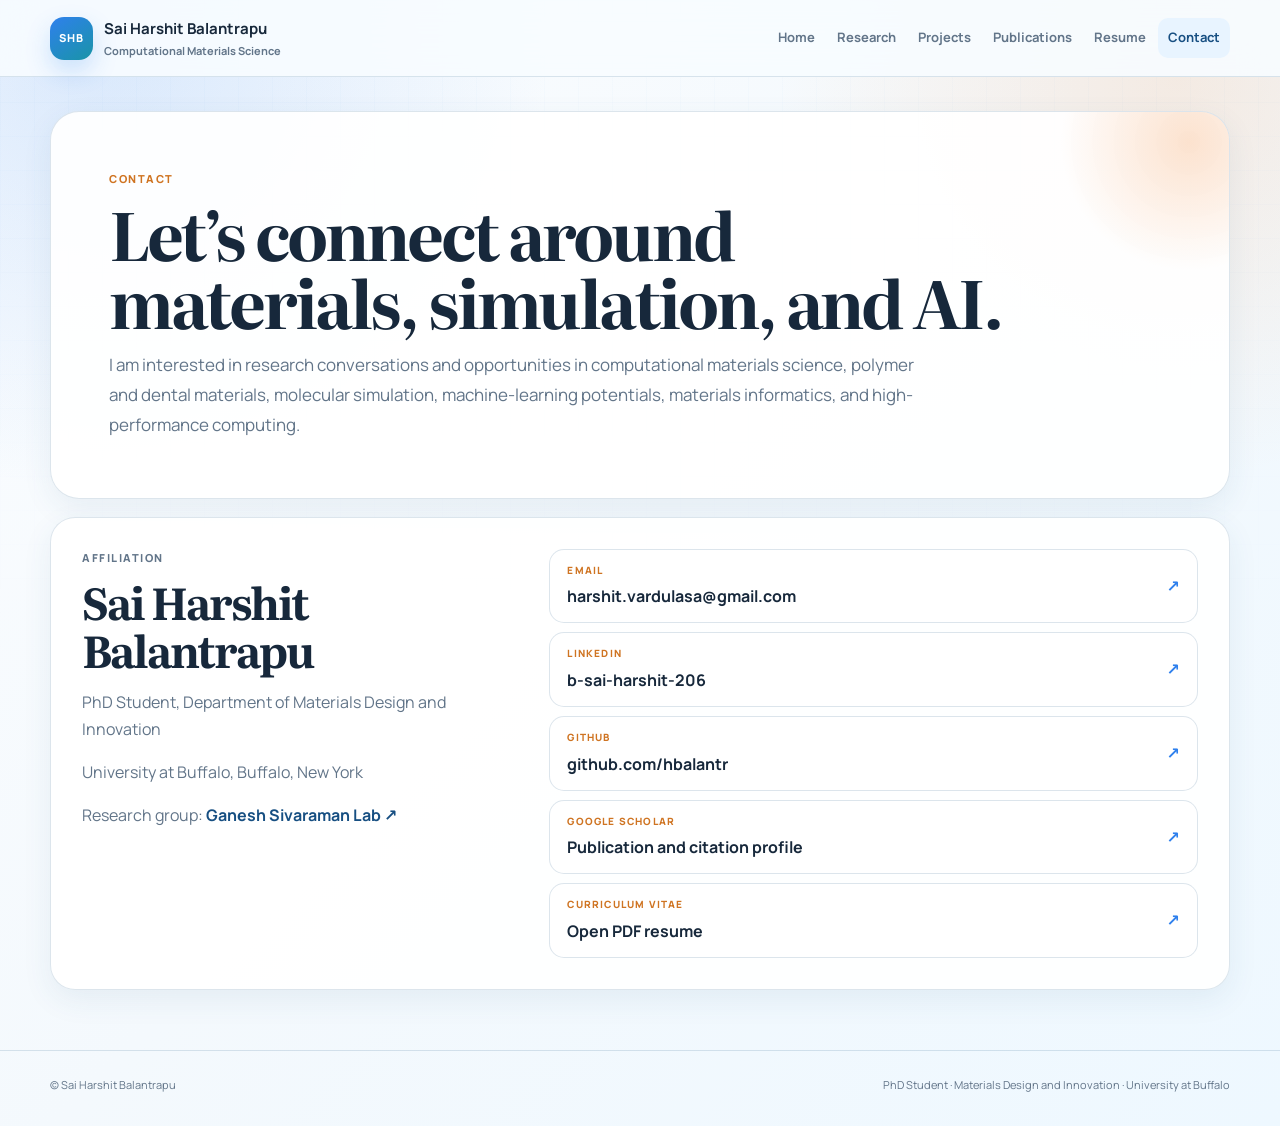
<file: contact.html>
<!DOCTYPE html>
    <html lang="en">
    <head>
      <meta charset="UTF-8">
      <meta name="viewport" content="width=device-width, initial-scale=1">
      <meta name="description" content="Professional contact links for Sai Harshit Balantrapu.">
      <title>Contact | Sai Harshit Balantrapu</title>
      <link rel="preconnect" href="https://fonts.googleapis.com">
      <link rel="preconnect" href="https://fonts.gstatic.com" crossorigin>
      <link href="https://fonts.googleapis.com/css2?family=Literata:opsz,wght@7..72,600;7..72,700&family=Manrope:wght@400;500;600;700;800&display=swap" rel="stylesheet">
      <link rel="stylesheet" href="assets/styles.css">
      <script src="assets/script.js" defer></script>
    </head>
    <body>
      <a class="skip-link" href="#main-content">Skip to content</a>
      <header class="site-header">
      <div class="nav-wrap">
        <a class="site-identity" href="index.html" aria-label="Sai Harshit Balantrapu home">
          <span class="site-mark">SHB</span>
          <span class="site-identity-copy">
            <strong>Sai Harshit Balantrapu</strong>
            <small>Computational Materials Science</small>
          </span>
        </a>

        <button class="menu-toggle" type="button" aria-expanded="false" aria-controls="primary-nav">
          <span></span><span></span><span></span>
          <span class="sr-only">Open navigation</span>
        </button>

        <nav id="primary-nav" class="primary-nav" aria-label="Primary navigation">
          <ul>
            <li><a href="index.html">Home</a></li>
<li><a href="research.html">Research</a></li>
<li><a href="projects.html">Projects</a></li>
<li><a href="publications.html">Publications</a></li>
<li><a href="resume.html">Resume</a></li>
<li><a class="active" aria-current="page" href="contact.html">Contact</a></li>
          </ul>
        </nav>
      </div>
    </header>
      <main id="main-content">

<section class="page-hero">
  <p class="eyebrow">Contact</p>
  <h1 class="page-title">Let’s connect around materials, simulation, and AI.</h1>
  <p class="subtitle">
    I am interested in research conversations and opportunities in computational
    materials science, polymer and dental materials, molecular simulation,
    machine-learning potentials, materials informatics, and high-performance computing.
  </p>
</section>

<section class="contact-layout">
  <div class="contact-intro">
    <p class="eyebrow">Affiliation</p>
    <h2>Sai Harshit Balantrapu</h2>
    <p>PhD Student, Department of Materials Design and Innovation</p>
    <p>University at Buffalo, Buffalo, New York</p>
    <p>
      Research group:
      <a href="https://gslab2025.github.io/" target="_blank" rel="noopener">Ganesh Sivaraman Lab ↗</a>
    </p>
  </div>

  <div class="contact-links">
    <a href="mailto:harshit.vardulasa@gmail.com">
      <span><small>Email</small>harshit.vardulasa@gmail.com</span><strong>↗</strong>
    </a>
    <a href="https://www.linkedin.com/in/b-sai-harshit-206/" target="_blank" rel="noopener">
      <span><small>LinkedIn</small>b-sai-harshit-206</span><strong>↗</strong>
    </a>
    <a href="https://github.com/hbalantr" target="_blank" rel="noopener">
      <span><small>GitHub</small>github.com/hbalantr</span><strong>↗</strong>
    </a>
    <a href="https://scholar.google.com/citations?hl=en&user=OME-dH8AAAAJ" target="_blank" rel="noopener">
      <span><small>Google Scholar</small>Publication and citation profile</span><strong>↗</strong>
    </a>
    <a href="Harshit_s_Resume.pdf" target="_blank" rel="noopener">
      <span><small>Curriculum vitae</small>Open PDF resume</span><strong>↗</strong>
    </a>
  </div>
</section>


      </main>
      <footer class="site-footer">
  <div class="footer-wrap">
    <p>© <span data-current-year></span> Sai Harshit Balantrapu</p>
    <p>PhD Student · Materials Design and Innovation · University at Buffalo</p>
  </div>
</footer>
    </body>
    </html>
</file>
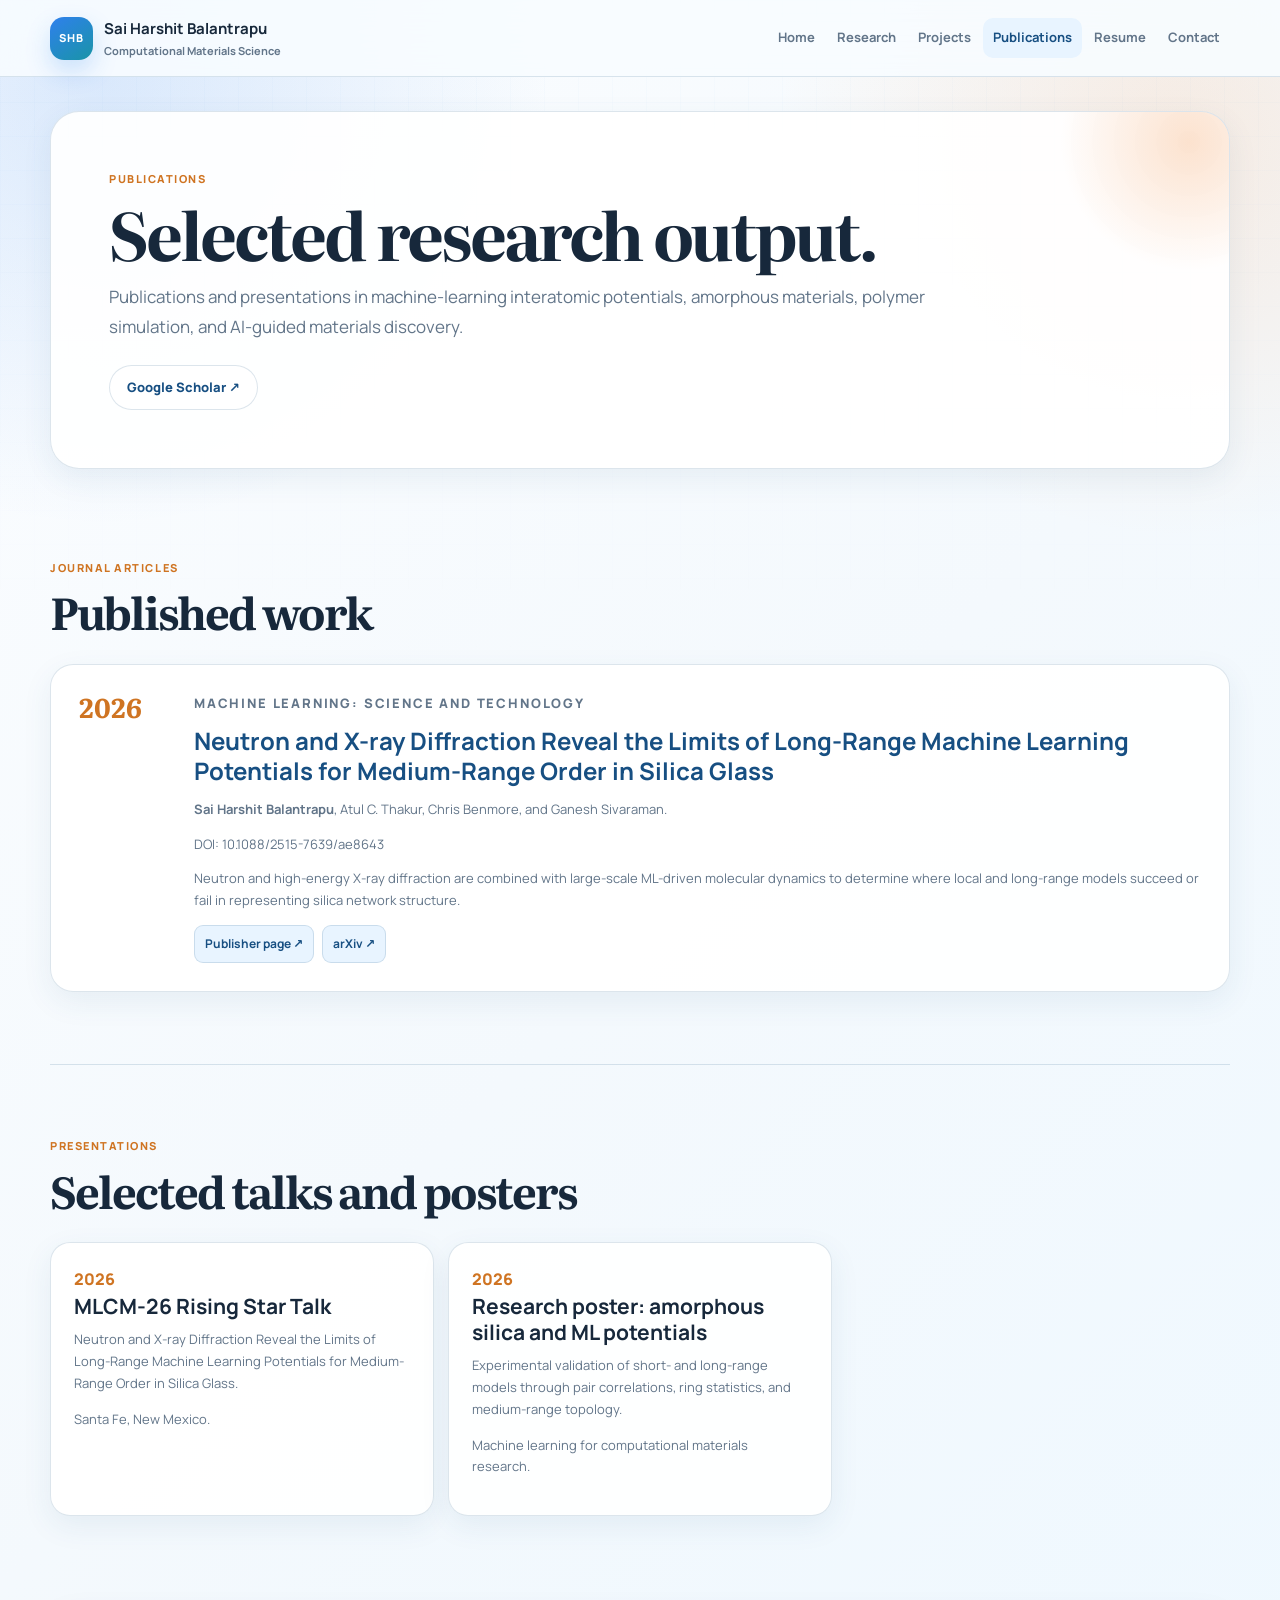
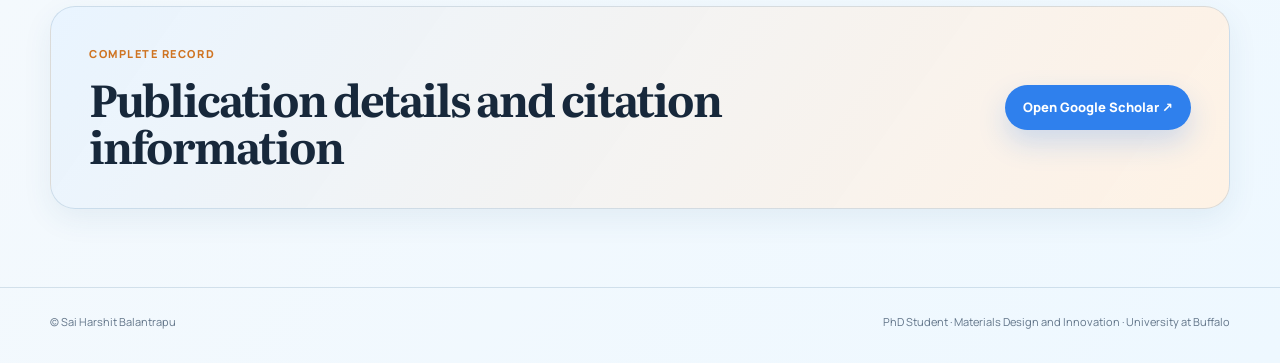
<file: publications.html>
<!DOCTYPE html>
    <html lang="en">
    <head>
      <meta charset="UTF-8">
      <meta name="viewport" content="width=device-width, initial-scale=1">
      <meta name="description" content="Publications and presentations by Sai Harshit Balantrapu.">
      <title>Publications | Sai Harshit Balantrapu</title>
      <link rel="preconnect" href="https://fonts.googleapis.com">
      <link rel="preconnect" href="https://fonts.gstatic.com" crossorigin>
      <link href="https://fonts.googleapis.com/css2?family=Literata:opsz,wght@7..72,600;7..72,700&family=Manrope:wght@400;500;600;700;800&display=swap" rel="stylesheet">
      <link rel="stylesheet" href="assets/styles.css">
      <script src="assets/script.js" defer></script>
    </head>
    <body>
      <a class="skip-link" href="#main-content">Skip to content</a>
      <header class="site-header">
      <div class="nav-wrap">
        <a class="site-identity" href="index.html" aria-label="Sai Harshit Balantrapu home">
          <span class="site-mark">SHB</span>
          <span class="site-identity-copy">
            <strong>Sai Harshit Balantrapu</strong>
            <small>Computational Materials Science</small>
          </span>
        </a>

        <button class="menu-toggle" type="button" aria-expanded="false" aria-controls="primary-nav">
          <span></span><span></span><span></span>
          <span class="sr-only">Open navigation</span>
        </button>

        <nav id="primary-nav" class="primary-nav" aria-label="Primary navigation">
          <ul>
            <li><a href="index.html">Home</a></li>
<li><a href="research.html">Research</a></li>
<li><a href="projects.html">Projects</a></li>
<li><a class="active" aria-current="page" href="publications.html">Publications</a></li>
<li><a href="resume.html">Resume</a></li>
<li><a href="contact.html">Contact</a></li>
          </ul>
        </nav>
      </div>
    </header>
      <main id="main-content">

<section class="page-hero">
  <p class="eyebrow">Publications</p>
  <h1 class="page-title">Selected research output.</h1>
  <p class="subtitle">
    Publications and presentations in machine-learning interatomic potentials,
    amorphous materials, polymer simulation, and AI-guided materials discovery.
  </p>
  <div class="hero-actions">
    <a class="button ghost" href="https://scholar.google.com/citations?hl=en&user=OME-dH8AAAAJ" target="_blank" rel="noopener">Google Scholar ↗</a>
  </div>
</section>

<section class="section-block">
  <div class="section-heading">
    <div>
      <p class="eyebrow">Journal articles</p>
      <h2>Published work</h2>
    </div>
  </div>

  <article class="publication-item featured">
    <div class="publication-year">2026</div>
    <div class="publication-copy">
      <p class="card-kicker">Machine Learning: Science and Technology</p>
      <h3>
        <a href="https://doi.org/10.1088/2515-7639/ae8643" target="_blank" rel="noopener">
          Neutron and X-ray Diffraction Reveal the Limits of Long-Range Machine
          Learning Potentials for Medium-Range Order in Silica Glass
        </a>
      </h3>
      <p><strong>Sai Harshit Balantrapu</strong>, Atul C. Thakur, Chris Benmore, and Ganesh Sivaraman.</p>
      <p class="meta">DOI: 10.1088/2515-7639/ae8643</p>
      <p>
        Neutron and high-energy X-ray diffraction are combined with large-scale
        ML-driven molecular dynamics to determine where local and long-range
        models succeed or fail in representing silica network structure.
      </p>
      <div class="publication-actions">
        <a href="https://doi.org/10.1088/2515-7639/ae8643" target="_blank" rel="noopener">Publisher page ↗</a>
        <a href="https://arxiv.org/abs/2604.21222" target="_blank" rel="noopener">arXiv ↗</a>
      </div>
    </div>
  </article>
</section>

<section class="section-block">
  <div class="section-heading">
    <div>
      <p class="eyebrow">Presentations</p>
      <h2>Selected talks and posters</h2>
    </div>
  </div>
  <div class="publication-grid">
    <article class="publication-card">
      <span>2026</span>
      <h3>MLCM-26 Rising Star Talk</h3>
      <p>
        Neutron and X-ray Diffraction Reveal the Limits of Long-Range Machine
        Learning Potentials for Medium-Range Order in Silica Glass.
      </p>
      <p class="meta">Santa Fe, New Mexico.</p>
    </article>
    <article class="publication-card">
      <span>2026</span>
      <h3>Research poster: amorphous silica and ML potentials</h3>
      <p>
        Experimental validation of short- and long-range models through
        pair correlations, ring statistics, and medium-range topology.
      </p>
      <p class="meta">Machine learning for computational materials research.</p>
    </article>
  </div>
</section>

<section class="contact-band">
  <div>
    <p class="eyebrow">Complete record</p>
    <h2>Publication details and citation information</h2>
  </div>
  <a class="button primary" href="https://scholar.google.com/citations?hl=en&user=OME-dH8AAAAJ" target="_blank" rel="noopener">Open Google Scholar ↗</a>
</section>

      </main>
      <footer class="site-footer">
  <div class="footer-wrap">
    <p>© <span data-current-year></span> Sai Harshit Balantrapu</p>
    <p>PhD Student · Materials Design and Innovation · University at Buffalo</p>
  </div>
</footer>
    </body>
    </html>
</file>
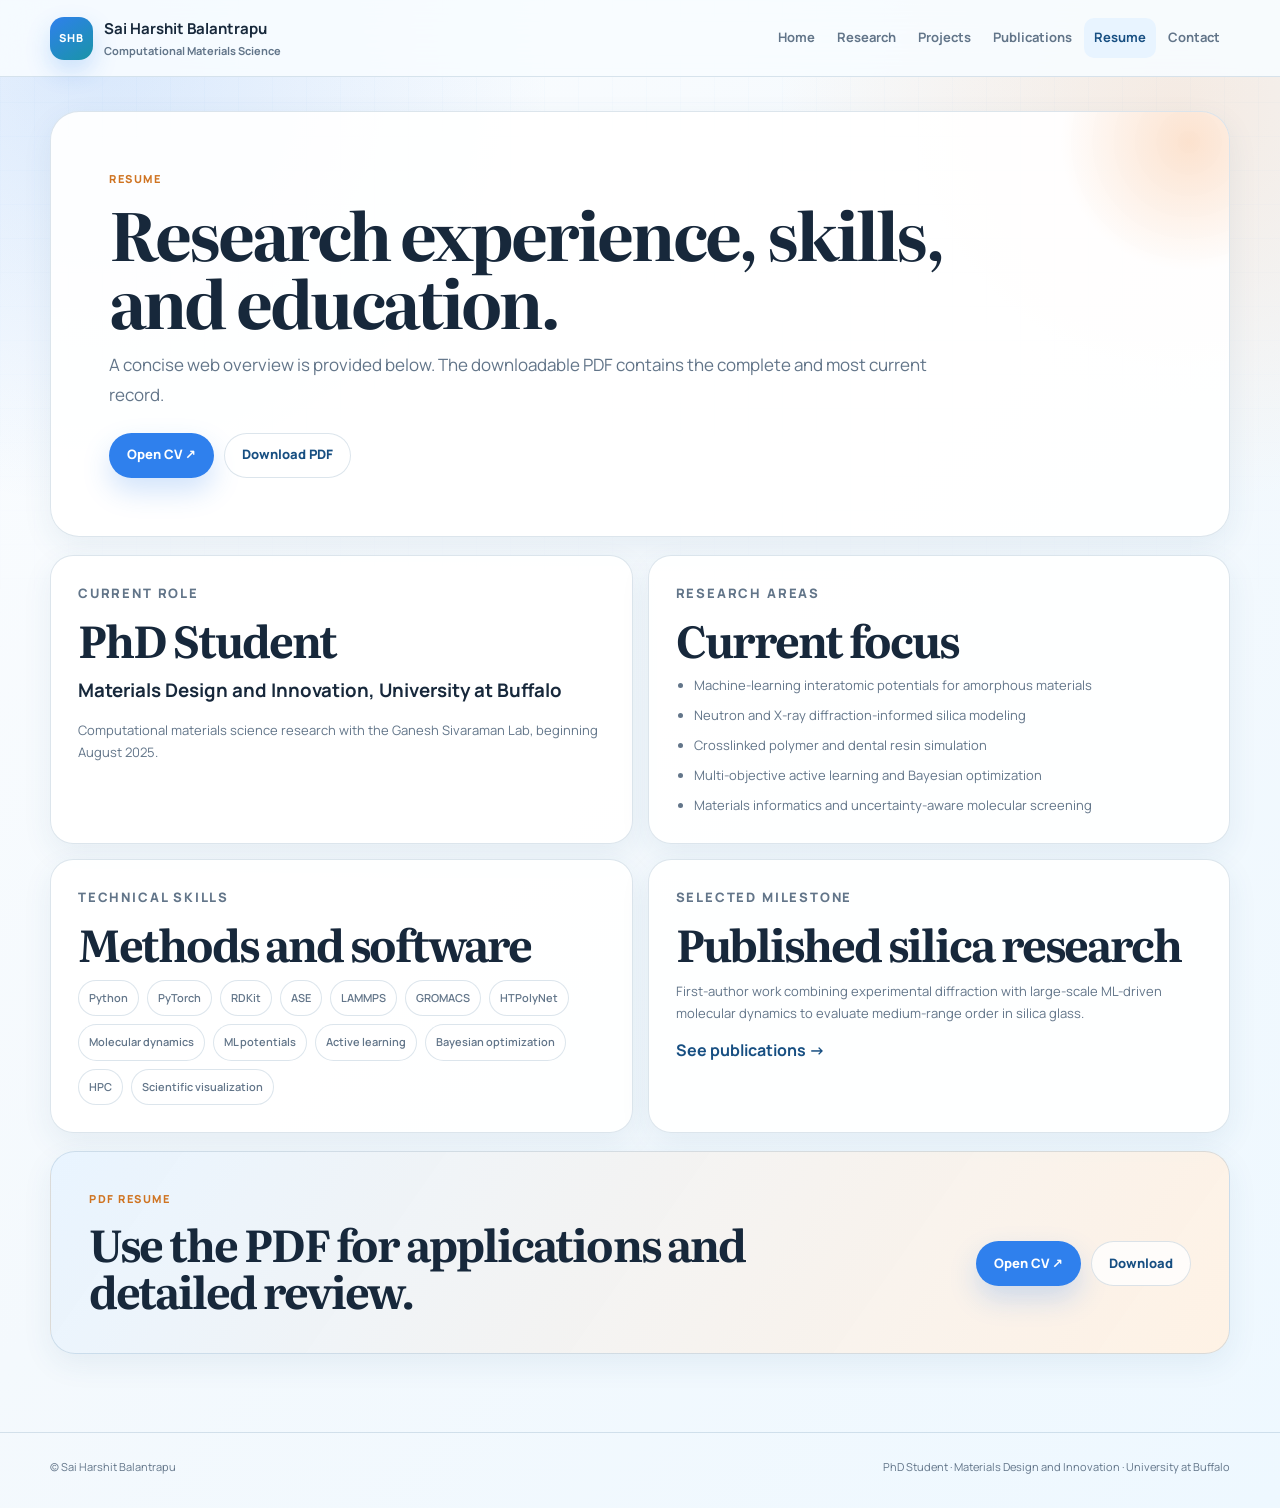
<file: resume.html>
<!DOCTYPE html>
    <html lang="en">
    <head>
      <meta charset="UTF-8">
      <meta name="viewport" content="width=device-width, initial-scale=1">
      <meta name="description" content="Resume overview for Sai Harshit Balantrapu.">
      <title>Resume | Sai Harshit Balantrapu</title>
      <link rel="preconnect" href="https://fonts.googleapis.com">
      <link rel="preconnect" href="https://fonts.gstatic.com" crossorigin>
      <link href="https://fonts.googleapis.com/css2?family=Literata:opsz,wght@7..72,600;7..72,700&family=Manrope:wght@400;500;600;700;800&display=swap" rel="stylesheet">
      <link rel="stylesheet" href="assets/styles.css">
      <script src="assets/script.js" defer></script>
    </head>
    <body>
      <a class="skip-link" href="#main-content">Skip to content</a>
      <header class="site-header">
      <div class="nav-wrap">
        <a class="site-identity" href="index.html" aria-label="Sai Harshit Balantrapu home">
          <span class="site-mark">SHB</span>
          <span class="site-identity-copy">
            <strong>Sai Harshit Balantrapu</strong>
            <small>Computational Materials Science</small>
          </span>
        </a>

        <button class="menu-toggle" type="button" aria-expanded="false" aria-controls="primary-nav">
          <span></span><span></span><span></span>
          <span class="sr-only">Open navigation</span>
        </button>

        <nav id="primary-nav" class="primary-nav" aria-label="Primary navigation">
          <ul>
            <li><a href="index.html">Home</a></li>
<li><a href="research.html">Research</a></li>
<li><a href="projects.html">Projects</a></li>
<li><a href="publications.html">Publications</a></li>
<li><a class="active" aria-current="page" href="resume.html">Resume</a></li>
<li><a href="contact.html">Contact</a></li>
          </ul>
        </nav>
      </div>
    </header>
      <main id="main-content">

<section class="page-hero">
  <p class="eyebrow">Resume</p>
  <h1 class="page-title">Research experience, skills, and education.</h1>
  <p class="subtitle">
    A concise web overview is provided below. The downloadable PDF contains the
    complete and most current record.
  </p>
  <div class="hero-actions">
    <a class="button primary" href="Harshit_s_Resume.pdf" target="_blank" rel="noopener">Open CV ↗</a>
    <a class="button ghost" href="Harshit_s_Resume.pdf" download>Download PDF</a>
  </div>
</section>

<section class="resume-grid">
  <article class="resume-section">
    <p class="eyebrow">Current role</p>
    <h2>PhD Student</h2>
    <h3>Materials Design and Innovation, University at Buffalo</h3>
    <p>
      Computational materials science research with the Ganesh Sivaraman Lab,
      beginning August 2025.
    </p>
  </article>

  <article class="resume-section">
    <p class="eyebrow">Research areas</p>
    <h2>Current focus</h2>
    <ul class="clean-list">
      <li>Machine-learning interatomic potentials for amorphous materials</li>
      <li>Neutron and X-ray diffraction-informed silica modeling</li>
      <li>Crosslinked polymer and dental resin simulation</li>
      <li>Multi-objective active learning and Bayesian optimization</li>
      <li>Materials informatics and uncertainty-aware molecular screening</li>
    </ul>
  </article>

  <article class="resume-section">
    <p class="eyebrow">Technical skills</p>
    <h2>Methods and software</h2>
    <div class="skill-cloud compact">
      <span>Python</span><span>PyTorch</span><span>RDKit</span><span>ASE</span>
      <span>LAMMPS</span><span>GROMACS</span><span>HTPolyNet</span>
      <span>Molecular dynamics</span><span>ML potentials</span>
      <span>Active learning</span><span>Bayesian optimization</span>
      <span>HPC</span><span>Scientific visualization</span>
    </div>
  </article>

  <article class="resume-section">
    <p class="eyebrow">Selected milestone</p>
    <h2>Published silica research</h2>
    <p>
      First-author work combining experimental diffraction with large-scale
      ML-driven molecular dynamics to evaluate medium-range order in silica glass.
    </p>
    <a class="section-link" href="publications.html">See publications →</a>
  </article>
</section>

<section class="contact-band">
  <div>
    <p class="eyebrow">PDF resume</p>
    <h2>Use the PDF for applications and detailed review.</h2>
  </div>
  <div class="hero-actions">
    <a class="button primary" href="Harshit_s_Resume.pdf" target="_blank" rel="noopener">Open CV ↗</a>
    <a class="button ghost" href="Harshit_s_Resume.pdf" download>Download</a>
  </div>
</section>

      </main>
      <footer class="site-footer">
  <div class="footer-wrap">
    <p>© <span data-current-year></span> Sai Harshit Balantrapu</p>
    <p>PhD Student · Materials Design and Innovation · University at Buffalo</p>
  </div>
</footer>
    </body>
    </html>
</file>
<file: assets/styles.css>
:root {
  --bg: #f4f9fd;
  --surface: rgba(255, 255, 255, 0.92);
  --surface-solid: #ffffff;
  --surface-blue: #e8f4ff;
  --surface-cyan: #eaf9fb;
  --surface-orange: #fff1e3;
  --ink: #17283b;
  --text: #293b4e;
  --muted: #627589;
  --primary: #2f80ed;
  --primary-dark: #174f82;
  --cyan: #1994a7;
  --accent: #f4a261;
  --accent-dark: #cf7422;
  --border: rgba(50, 101, 145, 0.17);
  --border-strong: rgba(47, 128, 237, 0.3);
  --shadow: 0 22px 60px rgba(37, 88, 128, 0.13);
  --shadow-soft: 0 10px 30px rgba(37, 88, 128, 0.08);
  --max: 1180px;
}

* { box-sizing: border-box; }

html {
  scroll-behavior: smooth;
  scroll-padding-top: 90px;
}

body {
  margin: 0;
  color: var(--text);
  background:
    radial-gradient(circle at 8% 4%, rgba(47, 128, 237, 0.16), transparent 28rem),
    radial-gradient(circle at 92% 7%, rgba(244, 162, 97, 0.17), transparent 25rem),
    linear-gradient(135deg, #fbfdff 0%, var(--bg) 49%, #eef8ff 100%);
  font-family: "Manrope", system-ui, sans-serif;
  line-height: 1.68;
  -webkit-font-smoothing: antialiased;
}

body::before {
  content: "";
  position: fixed;
  inset: 0;
  z-index: -1;
  pointer-events: none;
  opacity: 0.25;
  background-image:
    linear-gradient(rgba(47, 128, 237, 0.075) 1px, transparent 1px),
    linear-gradient(90deg, rgba(47, 128, 237, 0.075) 1px, transparent 1px);
  background-size: 34px 34px;
  mask-image: linear-gradient(to bottom, black, transparent 80%);
}

img { max-width: 100%; display: block; }
a { color: var(--primary-dark); text-decoration: none; font-weight: 700; }
a:hover { color: var(--primary); text-decoration: underline; text-underline-offset: 0.18em; }
button, a { -webkit-tap-highlight-color: transparent; }

.sr-only {
  position: absolute;
  width: 1px;
  height: 1px;
  padding: 0;
  overflow: hidden;
  clip: rect(0, 0, 0, 0);
  white-space: nowrap;
  border: 0;
}

.skip-link {
  position: fixed;
  top: 12px;
  left: -9999px;
  z-index: 1000;
  padding: 10px 14px;
  border-radius: 10px;
  color: white;
  background: var(--primary);
}

.skip-link:focus { left: 12px; }

.site-header {
  position: sticky;
  top: 0;
  z-index: 100;
  border-bottom: 1px solid var(--border);
  background: rgba(248, 252, 255, 0.9);
  backdrop-filter: blur(18px);
}

.nav-wrap {
  width: min(var(--max), calc(100% - 34px));
  min-height: 76px;
  margin: 0 auto;
  display: flex;
  align-items: center;
  justify-content: space-between;
  gap: 22px;
}

.site-identity {
  display: inline-flex;
  align-items: center;
  gap: 11px;
  color: var(--ink);
  text-decoration: none;
}

.site-identity:hover { text-decoration: none; }

.site-mark {
  width: 43px;
  height: 43px;
  display: grid;
  place-items: center;
  border-radius: 14px;
  color: white;
  background: linear-gradient(145deg, var(--primary), var(--cyan));
  box-shadow: 0 11px 25px rgba(47, 128, 237, 0.22);
  font-size: 11px;
  font-weight: 800;
  letter-spacing: 0.08em;
}

.site-identity-copy {
  display: grid;
  gap: 1px;
}

.site-identity-copy strong {
  color: var(--ink);
  font-size: 15px;
}

.site-identity-copy small {
  color: var(--muted);
  font-size: 11px;
}

.primary-nav ul {
  margin: 0;
  padding: 0;
  display: flex;
  align-items: center;
  gap: 2px;
  list-style: none;
}

.primary-nav a {
  display: inline-block;
  padding: 9px 10px;
  border-radius: 10px;
  color: var(--muted);
  font-size: 13px;
  font-weight: 700;
}

.primary-nav a:hover,
.primary-nav a.active {
  color: var(--primary-dark);
  background: var(--surface-blue);
  text-decoration: none;
}

.menu-toggle {
  display: none;
  width: 44px;
  height: 42px;
  padding: 9px 10px;
  border: 1px solid var(--border);
  border-radius: 12px;
  background: var(--surface-solid);
  cursor: pointer;
}

.menu-toggle > span:not(.sr-only) {
  width: 100%;
  height: 2px;
  display: block;
  margin: 4px 0;
  border-radius: 999px;
  background: var(--ink);
}

main {
  width: min(var(--max), calc(100% - 34px));
  margin: 0 auto;
  padding: 34px 0 60px;
}

.hero,
.story-panel,
.page-hero,
.section-block,
.contact-band,
.profile-layout,
.project-detail,
.resume-section,
.contact-layout {
  position: relative;
}

.hero,
.story-panel,
.page-hero,
.contact-band,
.profile-layout,
.project-detail,
.resume-section,
.contact-layout,
.card,
.feature-card,
.publication-item,
.publication-card,
.info-card {
  border: 1px solid var(--border);
  background: var(--surface);
  box-shadow: var(--shadow-soft);
}

.hero {
  min-height: 600px;
  margin-bottom: 18px;
  padding: clamp(28px, 4vw, 50px);
  display: grid;
  grid-template-columns: minmax(0, 1.28fr) minmax(330px, 0.72fr);
  gap: clamp(28px, 4vw, 50px);
  align-items: center;
  overflow: hidden;
  border-radius: 30px;
}

.hero::after,
.page-hero::after {
  content: "";
  position: absolute;
  width: 260px;
  height: 260px;
  right: -90px;
  top: -100px;
  z-index: 0;
  border-radius: 50%;
  background: radial-gradient(circle, rgba(244, 162, 97, 0.3), transparent 70%);
  pointer-events: none;
}

.hero-copy,
.hero-visual,
.page-hero > * {
  position: relative;
  z-index: 1;
}

.eyebrow,
.card-kicker {
  margin: 0 0 11px;
  color: var(--accent-dark);
  text-transform: uppercase;
  letter-spacing: 0.14em;
  font-size: 11px;
  font-weight: 800;
}

h1,
h2,
.page-title {
  color: var(--ink);
  font-family: "Literata", Georgia, serif;
  letter-spacing: -0.045em;
}

.hero h1 {
  max-width: 780px;
  margin: 0 0 21px;
  font-size: clamp(43px, 6vw, 72px);
  line-height: 1.02;
}

.hero h1 span { color: var(--primary); }

.hero-lead,
.subtitle,
.story-copy p,
.section-heading > p,
.feature-copy p,
.project-detail-copy p,
.bio-panel p,
.contact-intro p {
  color: var(--muted);
}

.hero-lead {
  max-width: 820px;
  margin: 0 0 13px;
  font-size: clamp(16px, 1.65vw, 18px);
  line-height: 1.78;
}

.hero-actions {
  margin-top: 23px;
  display: flex;
  flex-wrap: wrap;
  align-items: center;
  gap: 10px;
}

.button {
  min-height: 45px;
  display: inline-flex;
  align-items: center;
  justify-content: center;
  padding: 0 17px;
  border: 1px solid transparent;
  border-radius: 999px;
  font-size: 13px;
  font-weight: 800;
  transition: transform 160ms ease, box-shadow 160ms ease;
}

.button:hover {
  transform: translateY(-2px);
  text-decoration: none;
}

.button.primary {
  color: white;
  background: var(--primary);
  box-shadow: 0 13px 28px rgba(47, 128, 237, 0.22);
}

.button.primary:hover {
  color: white;
  background: var(--primary-dark);
}

.button.ghost {
  color: var(--primary-dark);
  border-color: var(--border);
  background: rgba(255, 255, 255, 0.78);
}

.text-action {
  padding: 9px 2px;
  border-bottom: 1px solid var(--border-strong);
}

.theme-strip,
.method-list,
.skill-cloud {
  display: flex;
  flex-wrap: wrap;
  gap: 8px;
}

.theme-strip { margin-top: 26px; }

.theme-strip span,
.method-list span,
.skill-cloud span {
  padding: 8px 10px;
  border: 1px solid var(--border);
  border-radius: 999px;
  color: var(--muted);
  background: rgba(255, 255, 255, 0.75);
  font-size: 11px;
  font-weight: 600;
}

.theme-strip strong { color: var(--primary-dark); }

.hero-visual {
  margin: 0;
  overflow: hidden;
  border: 1px solid rgba(255, 255, 255, 0.7);
  border-radius: 25px;
  background: linear-gradient(145deg, var(--surface-blue), var(--surface-cyan));
  box-shadow: var(--shadow);
}

.hero-visual img {
  width: 100%;
  min-height: 360px;
  max-height: 465px;
  object-fit: contain;
}

.hero-visual figcaption,
.research-figure figcaption {
  padding: 11px 14px 13px;
  color: var(--muted);
  background: rgba(255, 255, 255, 0.86);
  font-size: 12px;
}

.story-panel {
  margin-bottom: 18px;
  padding: clamp(24px, 3.5vw, 38px);
  display: grid;
  grid-template-columns: minmax(0, 0.82fr) minmax(450px, 1.18fr);
  gap: 26px;
  align-items: center;
  border-radius: 26px;
}

.story-copy h2,
.section-heading h2,
.contact-band h2,
.project-detail-copy h2,
.bio-panel h2,
.resume-section h2,
.contact-intro h2 {
  margin: 0 0 12px;
  font-size: clamp(29px, 4vw, 44px);
  line-height: 1.08;
}

.story-copy p { margin: 0; }

.flow-row {
  display: grid;
  grid-template-columns: repeat(3, 1fr);
  gap: 10px;
}

.flow-step {
  padding: 17px;
  border: 1px solid var(--border);
  border-radius: 17px;
  background: rgba(255, 255, 255, 0.8);
}

.flow-step span {
  width: 33px;
  height: 33px;
  display: grid;
  place-items: center;
  border-radius: 50%;
  color: white;
  background: linear-gradient(145deg, var(--primary), var(--cyan));
  font-size: 12px;
  font-weight: 800;
}

.flow-step strong {
  display: block;
  margin: 12px 0 4px;
  color: var(--ink);
}

.flow-step p {
  margin: 0;
  color: var(--muted);
  font-size: 12px;
  line-height: 1.62;
}

.section-block {
  padding: 72px 0;
}

.section-block + .section-block {
  border-top: 1px solid var(--border);
}

.section-heading {
  margin-bottom: 28px;
  display: grid;
  grid-template-columns: minmax(0, 1fr) minmax(250px, 0.75fr);
  gap: 28px;
  align-items: end;
}

.section-heading h2 { margin-bottom: 0; }

.section-heading > p {
  margin: 0;
  line-height: 1.7;
}

.section-link {
  justify-self: end;
  align-self: end;
}

.quick-grid,
.info-grid,
.publication-grid {
  display: grid;
  grid-template-columns: repeat(3, 1fr);
  gap: 14px;
}

.card,
.info-card,
.publication-card {
  padding: 23px;
  border-radius: 20px;
  transition: transform 180ms ease, box-shadow 180ms ease;
}

.card:hover,
.info-card:hover,
.publication-card:hover,
.feature-card:hover {
  transform: translateY(-4px);
  box-shadow: var(--shadow);
}

.highlight-card {
  min-height: 260px;
  display: flex;
  flex-direction: column;
}

.blue-card { background: linear-gradient(155deg, white, var(--surface-blue)); }
.orange-card { background: linear-gradient(155deg, white, var(--surface-orange)); }
.cyan-card { background: linear-gradient(155deg, white, var(--surface-cyan)); }

.card h3,
.feature-copy h3,
.publication-card h3,
.info-card h3 {
  margin: 0 0 10px;
  color: var(--ink);
  font-size: 21px;
  line-height: 1.24;
}

.card p,
.info-card p,
.publication-card p {
  margin: 0 0 14px;
  color: var(--muted);
  font-size: 13px;
}

.card > a { margin-top: auto; }

.feature-grid {
  display: grid;
  grid-template-columns: repeat(2, 1fr);
  gap: 16px;
}

.feature-card {
  overflow: hidden;
  border-radius: 24px;
  transition: transform 180ms ease, box-shadow 180ms ease;
}

.feature-image {
  min-height: 275px;
  display: grid;
  place-items: center;
  padding: 22px;
}

.polymer-image { background: linear-gradient(145deg, var(--surface-blue), var(--surface-orange)); }
.silica-image { background: linear-gradient(145deg, var(--surface-cyan), var(--surface-blue)); }

.feature-image img {
  width: 100%;
  height: 260px;
  object-fit: contain;
}

.feature-copy { padding: 24px; }

.feature-copy h3 {
  font-size: 25px;
}

.feature-copy p {
  margin: 0 0 14px;
  line-height: 1.72;
}

.timeline-section { overflow: hidden; }

.timeline {
  position: relative;
  display: grid;
}

.timeline::before {
  content: "";
  position: absolute;
  top: 8px;
  bottom: 8px;
  left: 118px;
  width: 2px;
  background: linear-gradient(var(--primary), rgba(244, 162, 97, 0.45));
}

.timeline-item {
  position: relative;
  display: grid;
  grid-template-columns: 95px 22px minmax(0, 1fr);
  gap: 12px;
  padding-bottom: 30px;
}

.timeline-item:last-child { padding-bottom: 0; }

.timeline-year {
  padding-top: 2px;
  color: var(--accent-dark);
  text-align: right;
  font-size: 12px;
  font-weight: 800;
}

.timeline-marker {
  position: relative;
  z-index: 1;
  width: 15px;
  height: 15px;
  margin: 2px auto 0;
  border: 4px solid var(--bg);
  border-radius: 50%;
  background: var(--primary);
  box-shadow: 0 0 0 2px var(--surface-blue);
}

.timeline-item:nth-child(even) .timeline-marker {
  background: var(--accent);
}

.timeline-content {
  padding-left: 13px;
}

.timeline-content h3 {
  margin: 0 0 5px;
  color: var(--ink);
  font-size: 18px;
}

.timeline-content p {
  margin: 0;
  color: var(--muted);
  font-size: 13px;
}

.publication-spotlight {
  display: grid;
  grid-template-columns: minmax(0, 1fr) 230px;
  gap: 30px;
  align-items: center;
}

.publication-badge {
  min-height: 210px;
  display: grid;
  align-content: center;
  gap: 5px;
  padding: 24px;
  border-radius: 24px;
  color: var(--ink);
  background: linear-gradient(145deg, var(--surface-orange), var(--surface-blue));
  text-align: center;
}

.publication-badge span {
  color: var(--accent-dark);
  font: 700 42px/1 "Literata", Georgia, serif;
}

.publication-badge strong { font-size: 16px; }
.publication-badge small { color: var(--muted); }

.contact-band {
  margin: 18px 0;
  padding: clamp(26px, 4vw, 38px);
  display: flex;
  align-items: center;
  justify-content: space-between;
  gap: 30px;
  border-radius: 25px;
  background:
    linear-gradient(125deg, rgba(232, 244, 255, 0.96), rgba(255, 241, 227, 0.94));
}

.contact-band h2 {
  max-width: 720px;
  margin-bottom: 0;
}

.page-hero {
  margin-bottom: 18px;
  padding: clamp(32px, 5vw, 58px);
  overflow: hidden;
  border-radius: 29px;
}

.page-title {
  max-width: 920px;
  margin: 0 0 15px;
  font-size: clamp(39px, 6vw, 66px);
  line-height: 1.03;
}

.subtitle {
  max-width: 830px;
  margin: 0;
  font-size: 17px;
  line-height: 1.75;
}

.profile-layout {
  padding: 28px;
  display: grid;
  grid-template-columns: 270px minmax(0, 1fr);
  gap: 35px;
  align-items: start;
  border-radius: 25px;
}

.profile-photo-card {
  text-align: center;
}

.profile-photo-card img {
  width: 190px;
  height: 190px;
  margin: 0 auto 18px;
  border: 6px solid white;
  border-radius: 50%;
  object-fit: cover;
  box-shadow: var(--shadow);
}

.profile-photo-card h2 {
  margin: 0 0 5px;
  color: var(--ink);
  font: 700 28px/1.08 "Literata", Georgia, serif;
}

.profile-photo-card p {
  margin: 0 0 10px;
  color: var(--muted);
  font-size: 13px;
}

.bio-panel p { line-height: 1.78; }

.info-card span,
.project-facts span,
.contact-links small {
  display: block;
  margin-bottom: 5px;
  color: var(--accent-dark);
  font-size: 10px;
  font-weight: 800;
  letter-spacing: 0.12em;
  text-transform: uppercase;
}

.skill-cloud {
  padding: 25px;
  border: 1px solid var(--border);
  border-radius: 20px;
  background: var(--surface);
  box-shadow: var(--shadow-soft);
}

.skill-cloud.compact { padding: 0; border: 0; box-shadow: none; background: none; }

.research-detail {
  display: grid;
  grid-template-columns: minmax(0, 1fr) 390px;
  gap: 42px;
  align-items: center;
}

.research-detail.reverse > div { order: 2; }
.research-detail.reverse > figure { order: 1; }

.research-detail h2 {
  margin: 0 0 14px;
  font-size: clamp(31px, 4.2vw, 49px);
}

.research-detail p {
  color: var(--muted);
  line-height: 1.78;
}

.research-figure {
  margin: 0;
  overflow: hidden;
  border: 1px solid var(--border);
  border-radius: 23px;
  background: linear-gradient(145deg, var(--surface-blue), var(--surface-cyan));
  box-shadow: var(--shadow);
}

.research-figure img {
  width: 100%;
  height: 340px;
  object-fit: contain;
}

.project-detail {
  margin-bottom: 18px;
  display: grid;
  grid-template-columns: 380px minmax(0, 1fr);
  gap: 30px;
  overflow: hidden;
  border-radius: 25px;
}

.project-detail.reverse .project-detail-image { order: 2; }
.project-detail.reverse .project-detail-copy { order: 1; }

.project-detail-image {
  min-height: 400px;
  display: grid;
  place-items: center;
  padding: 24px;
  background: linear-gradient(145deg, var(--surface-blue), var(--surface-orange));
}

.project-detail:nth-of-type(3) .project-detail-image {
  background: linear-gradient(145deg, var(--surface-cyan), var(--surface-blue));
}

.project-detail-image img {
  width: 100%;
  height: 350px;
  object-fit: contain;
}

.project-detail-copy { padding: 31px 31px 31px 0; }
.project-detail.reverse .project-detail-copy { padding: 31px 0 31px 31px; }

.project-detail-copy p { line-height: 1.74; }

.project-facts {
  margin: 20px 0;
  display: grid;
  gap: 8px;
}

.project-facts > div {
  padding: 12px 14px;
  border: 1px solid var(--border);
  border-radius: 13px;
  background: rgba(255, 255, 255, 0.77);
}

.project-facts strong {
  color: var(--ink);
  font-size: 13px;
}

.impact-box {
  padding: 15px 17px;
  border-left: 4px solid var(--accent);
  border-radius: 0 13px 13px 0;
  background: var(--surface-orange);
}

.publication-item {
  padding: 28px;
  display: grid;
  grid-template-columns: 90px minmax(0, 1fr);
  gap: 25px;
  border-radius: 23px;
}

.publication-year {
  color: var(--accent-dark);
  font: 700 27px/1 "Literata", Georgia, serif;
}

.publication-copy h3 {
  margin: 0 0 11px;
  color: var(--ink);
  font-size: 24px;
  line-height: 1.25;
}

.publication-copy p {
  color: var(--muted);
  font-size: 13px;
}

.publication-actions {
  display: flex;
  flex-wrap: wrap;
  gap: 8px;
}

.publication-actions a {
  padding: 8px 10px;
  border: 1px solid var(--border);
  border-radius: 9px;
  background: var(--surface-blue);
  font-size: 12px;
}

.publication-card span {
  color: var(--accent-dark);
  font-weight: 800;
}

.resume-grid {
  display: grid;
  grid-template-columns: repeat(2, 1fr);
  gap: 15px;
}

.resume-section {
  padding: 27px;
  border-radius: 23px;
}

.resume-section h3 {
  margin: 0 0 10px;
  color: var(--ink);
}

.resume-section p,
.clean-list {
  color: var(--muted);
  font-size: 13px;
}

.clean-list {
  margin: 0;
  padding-left: 18px;
}

.clean-list li + li { margin-top: 8px; }

.contact-layout {
  padding: 31px;
  display: grid;
  grid-template-columns: minmax(0, 0.8fr) minmax(390px, 1.2fr);
  gap: 35px;
  border-radius: 25px;
}

.contact-links {
  display: grid;
  gap: 9px;
}

.contact-links a {
  min-height: 67px;
  display: flex;
  align-items: center;
  justify-content: space-between;
  gap: 20px;
  padding: 12px 17px;
  border: 1px solid var(--border);
  border-radius: 15px;
  color: var(--ink);
  background: rgba(255, 255, 255, 0.78);
}

.contact-links a:hover {
  transform: translateX(3px);
  border-color: var(--border-strong);
  text-decoration: none;
}

.contact-links strong { color: var(--primary); }

.site-footer {
  border-top: 1px solid var(--border);
  color: var(--muted);
}

.footer-wrap {
  width: min(var(--max), calc(100% - 34px));
  margin: 0 auto;
  padding: 25px 0 32px;
  display: flex;
  align-items: center;
  justify-content: space-between;
  gap: 18px;
}

.footer-wrap p {
  margin: 0;
  font-size: 11px;
}

@media (prefers-reduced-motion: no-preference) {
  .hero,
  .page-hero,
  .story-panel,
  .section-block,
  .project-detail,
  .profile-layout,
  .resume-section,
  .contact-layout {
    animation: riseIn 0.42s ease both;
  }

  @keyframes riseIn {
    from { opacity: 0; transform: translateY(10px); }
    to { opacity: 1; transform: translateY(0); }
  }
}

@media (max-width: 980px) {
  .hero,
  .story-panel,
  .profile-layout,
  .research-detail,
  .project-detail,
  .contact-layout {
    grid-template-columns: 1fr;
  }

  .hero-visual img { min-height: 290px; }

  .research-detail.reverse > div,
  .research-detail.reverse > figure,
  .project-detail.reverse .project-detail-image,
  .project-detail.reverse .project-detail-copy {
    order: initial;
  }

  .project-detail-copy,
  .project-detail.reverse .project-detail-copy {
    padding: 0 27px 28px;
  }

  .project-detail-image { min-height: 280px; }
  .project-detail-image img { height: 290px; }

  .quick-grid,
  .info-grid,
  .publication-grid {
    grid-template-columns: 1fr;
  }

  .feature-grid,
  .resume-grid {
    grid-template-columns: 1fr;
  }

  .publication-spotlight {
    grid-template-columns: 1fr;
  }

  .publication-badge { min-height: 160px; }
}

@media (max-width: 760px) {
  .nav-wrap {
    position: relative;
  }

  .site-identity-copy small { display: none; }

  .menu-toggle { display: block; }

  .primary-nav {
    position: absolute;
    top: calc(100% + 1px);
    right: 0;
    left: 0;
    display: none;
    padding: 9px;
    border: 1px solid var(--border);
    border-radius: 0 0 16px 16px;
    background: rgba(248, 252, 255, 0.98);
    box-shadow: var(--shadow-soft);
  }

  .primary-nav.open { display: block; }

  .primary-nav ul {
    align-items: stretch;
    flex-direction: column;
  }

  .primary-nav a {
    width: 100%;
    padding: 11px 12px;
  }

  main { padding-top: 20px; }

  .hero {
    min-height: auto;
    padding: 28px 22px;
  }

  .hero h1 { font-size: clamp(40px, 12vw, 58px); }

  .story-panel { grid-template-columns: 1fr; }
  .flow-row { grid-template-columns: 1fr; }

  .section-heading {
    grid-template-columns: 1fr;
    gap: 8px;
  }

  .section-link { justify-self: start; }

  .contact-band {
    align-items: flex-start;
    flex-direction: column;
  }

  .timeline::before { left: 7px; }

  .timeline-item {
    grid-template-columns: 18px minmax(0, 1fr);
    gap: 12px;
  }

  .timeline-year {
    grid-column: 2;
    grid-row: 1;
    text-align: left;
  }

  .timeline-marker {
    grid-column: 1;
    grid-row: 1 / span 2;
  }

  .timeline-content {
    grid-column: 2;
    grid-row: 2;
    padding-left: 0;
  }

  .publication-item {
    grid-template-columns: 1fr;
    gap: 10px;
  }

  .footer-wrap {
    align-items: flex-start;
    flex-direction: column;
    gap: 5px;
  }
}

@media (max-width: 520px) {
  main,
  .nav-wrap,
  .footer-wrap {
    width: min(var(--max), calc(100% - 22px));
  }

  .hero-actions {
    align-items: stretch;
    flex-direction: column;
  }

  .button { width: 100%; }

  .page-hero { padding: 28px 22px; }

  .profile-photo-card img {
    width: 160px;
    height: 160px;
  }

  .research-figure img { height: 280px; }
}


/* ================================================================
   Homepage entry profile + embedded About section
   ================================================================ */

.home-entry {
  min-height: 650px;
  margin-bottom: 18px;
  padding: clamp(25px, 4vw, 45px);
  display: grid;
  grid-template-columns: 285px minmax(0, 1fr);
  gap: clamp(32px, 5vw, 62px);
  align-items: center;
  overflow: hidden;
  position: relative;
  border: 1px solid var(--border);
  border-radius: 30px;
  background:
    radial-gradient(circle at 94% 5%, rgba(244, 162, 97, 0.24), transparent 20rem),
    linear-gradient(145deg, rgba(255, 255, 255, 0.95), rgba(232, 244, 255, 0.88));
  box-shadow: var(--shadow-soft);
}

.home-entry::after {
  content: "";
  position: absolute;
  right: -75px;
  bottom: -95px;
  width: 250px;
  height: 250px;
  border-radius: 50%;
  background: radial-gradient(circle, rgba(47, 128, 237, 0.15), transparent 70%);
  pointer-events: none;
}

.entry-profile,
.entry-copy {
  position: relative;
  z-index: 1;
}

.entry-profile {
  padding: 23px;
  border: 1px solid rgba(50, 101, 145, 0.18);
  border-radius: 25px;
  background: rgba(255, 255, 255, 0.84);
  box-shadow: var(--shadow);
  text-align: center;
}

.entry-photo-wrap {
  width: 175px;
  height: 175px;
  margin: 0 auto 19px;
  padding: 6px;
  border: 1px solid var(--border-strong);
  border-radius: 50%;
  background: white;
  box-shadow: 0 14px 34px rgba(47, 128, 237, 0.15);
}

.entry-photo-wrap img {
  width: 100%;
  height: 100%;
  border-radius: 50%;
  object-fit: cover;
}

.entry-profile h2 {
  margin: 0 0 7px;
  color: var(--ink);
  font: 700 27px/1.08 "Literata", Georgia, serif;
  letter-spacing: -0.035em;
}

.entry-role {
  margin: 0 auto 16px;
  color: var(--primary-dark);
  font-size: 12px;
  font-weight: 800;
  line-height: 1.48;
}

.entry-affiliation {
  padding: 15px 0;
  display: grid;
  gap: 5px;
  border-top: 1px solid var(--border);
  border-bottom: 1px solid var(--border);
  color: var(--muted);
  font-size: 12px;
}

.entry-affiliation a {
  font-size: 12px;
}

.entry-links {
  margin-top: 15px;
  display: grid;
  grid-template-columns: repeat(2, 1fr);
  gap: 8px;
}

.entry-links a {
  min-height: 40px;
  display: grid;
  place-items: center;
  padding: 0 9px;
  border: 1px solid var(--border);
  border-radius: 11px;
  color: var(--primary-dark);
  background: rgba(232, 244, 255, 0.64);
  font-size: 11px;
  font-weight: 800;
}

.entry-links a:hover {
  border-color: var(--border-strong);
  background: var(--surface-blue);
  text-decoration: none;
  transform: translateY(-1px);
}

.entry-copy h1 {
  max-width: 830px;
  margin: 0 0 22px;
  color: var(--ink);
  font: 700 clamp(44px, 6vw, 73px)/1.01 "Literata", Georgia, serif;
  letter-spacing: -0.055em;
}

.entry-copy h1 span {
  display: block;
  color: var(--primary);
}

.home-about {
  margin-bottom: 18px;
  padding: clamp(27px, 4vw, 42px);
  display: grid;
  grid-template-columns: minmax(0, 0.78fr) minmax(0, 1.22fr);
  gap: clamp(30px, 5vw, 62px);
  align-items: start;
  border: 1px solid var(--border);
  border-radius: 26px;
  background:
    linear-gradient(135deg, rgba(255, 255, 255, 0.93), rgba(255, 241, 227, 0.65));
  box-shadow: var(--shadow-soft);
}

.home-about-heading h2 {
  margin: 0;
  color: var(--ink);
  font: 700 clamp(30px, 4vw, 45px)/1.08 "Literata", Georgia, serif;
  letter-spacing: -0.045em;
}

.home-about-copy > p {
  margin: 0 0 13px;
  color: var(--muted);
  line-height: 1.78;
}

.about-highlights {
  margin-top: 21px;
  display: grid;
  grid-template-columns: repeat(3, 1fr);
  gap: 9px;
}

.about-highlights article {
  padding: 14px;
  border: 1px solid var(--border);
  border-radius: 14px;
  background: rgba(255, 255, 255, 0.78);
}

.about-highlights span {
  display: block;
  margin-bottom: 5px;
  color: var(--accent-dark);
  font-size: 9px;
  font-weight: 800;
  letter-spacing: 0.11em;
  text-transform: uppercase;
}

.about-highlights strong {
  color: var(--ink);
  font-size: 12px;
  line-height: 1.45;
}

@media (max-width: 920px) {
  .home-entry,
  .home-about {
    grid-template-columns: 1fr;
  }

  .entry-profile {
    max-width: 600px;
    display: grid;
    grid-template-columns: 145px minmax(0, 1fr);
    column-gap: 22px;
    align-items: center;
    text-align: left;
  }

  .entry-photo-wrap {
    grid-row: 1 / span 4;
    width: 145px;
    height: 145px;
    margin: 0;
  }

  .entry-profile h2,
  .entry-role {
    text-align: left;
  }

  .entry-affiliation,
  .entry-links {
    grid-column: 1 / -1;
  }
}

@media (max-width: 620px) {
  .home-entry {
    padding: 22px;
  }

  .entry-profile {
    display: block;
    text-align: center;
  }

  .entry-photo-wrap {
    width: 155px;
    height: 155px;
    margin: 0 auto 18px;
  }

  .entry-profile h2,
  .entry-role {
    text-align: center;
  }

  .entry-links,
  .about-highlights {
    grid-template-columns: 1fr;
  }

  .entry-copy h1 {
    font-size: clamp(40px, 13vw, 59px);
  }
} 

/* Timeline institution */

.timeline-institution {
  margin: 3px 0 9px !important;
  color: var(--primary-dark) !important;
  font-size: 13px !important;
  font-weight: 750;
}


/* Thesis and teaching blocks */

.timeline-extra {
  max-width: 920px;
  margin-top: 13px;
  padding: 12px 15px;
  border-radius: 0 13px 13px 0;
}

.timeline-extra-label {
  display: block;
  margin-bottom: 6px;
  font-size: 9px;
  font-weight: 800;
  letter-spacing: 0.12em;
  text-transform: uppercase;
}


/* Orange thesis block */

.thesis-extra {
  border-left: 4px solid var(--accent);
  background:
    linear-gradient(
      120deg,
      rgba(255, 241, 227, 0.9),
      rgba(255, 255, 255, 0.78)
    );
}

.thesis-extra .timeline-extra-label {
  color: var(--accent-dark);
}


/* Blue teaching block */

.teaching-extra {
  border-left: 4px solid var(--primary);
  background:
    linear-gradient(
      120deg,
      rgba(232, 244, 255, 0.9),
      rgba(255, 255, 255, 0.78)
    );
}

.teaching-extra .timeline-extra-label {
  color: var(--primary-dark);
}


/* Text inside the blocks */

.timeline-extra-title {
  display: block;
  color: var(--ink);
  font-size: 13px;
  line-height: 1.55;
}

.timeline-extra small {
  display: block;
  margin-top: 4px;
  color: var(--muted);
  font-size: 10px;
}

.teaching-extra p {
  margin: 0;
  color: var(--ink);
  font-size: 12px;
  line-height: 1.55;
}

.teaching-extra p + p {
  margin-top: 9px;
  padding-top: 9px;
  border-top: 1px solid var(--border);
}

.teaching-extra p small {
  display: inline;
  margin-left: 5px;
}

.timeline-extra-description {
  margin-top: 7px !important;
  color: var(--muted) !important;
  font-size: 11px !important;
}


/* Mobile */

@media (max-width: 700px) {
  .timeline-extra {
    padding: 11px 13px;
  }

  .teaching-extra p small {
    display: block;
    margin: 3px 0 0;
  }
} 

.research-note {
  margin-top: 18px;
  padding: 14px 16px;
  border-left: 4px solid var(--accent);
  border-radius: 0 14px 14px 0;
  background:
    linear-gradient(
      120deg,
      rgba(255, 241, 227, 0.9),
      rgba(255, 255, 255, 0.8)
    );
}

.research-note span {
  display: block;
  margin-bottom: 5px;
  color: var(--accent-dark);
  font-size: 9px;
  font-weight: 800;
  letter-spacing: 0.12em;
  text-transform: uppercase;
}

.research-note strong {
  display: block;
  color: var(--ink);
  font-size: 13px;
  line-height: 1.55;
}

.research-note small {
  display: block;
  margin-top: 5px;
  color: var(--muted);
  font-size: 11px;
}
</file>
